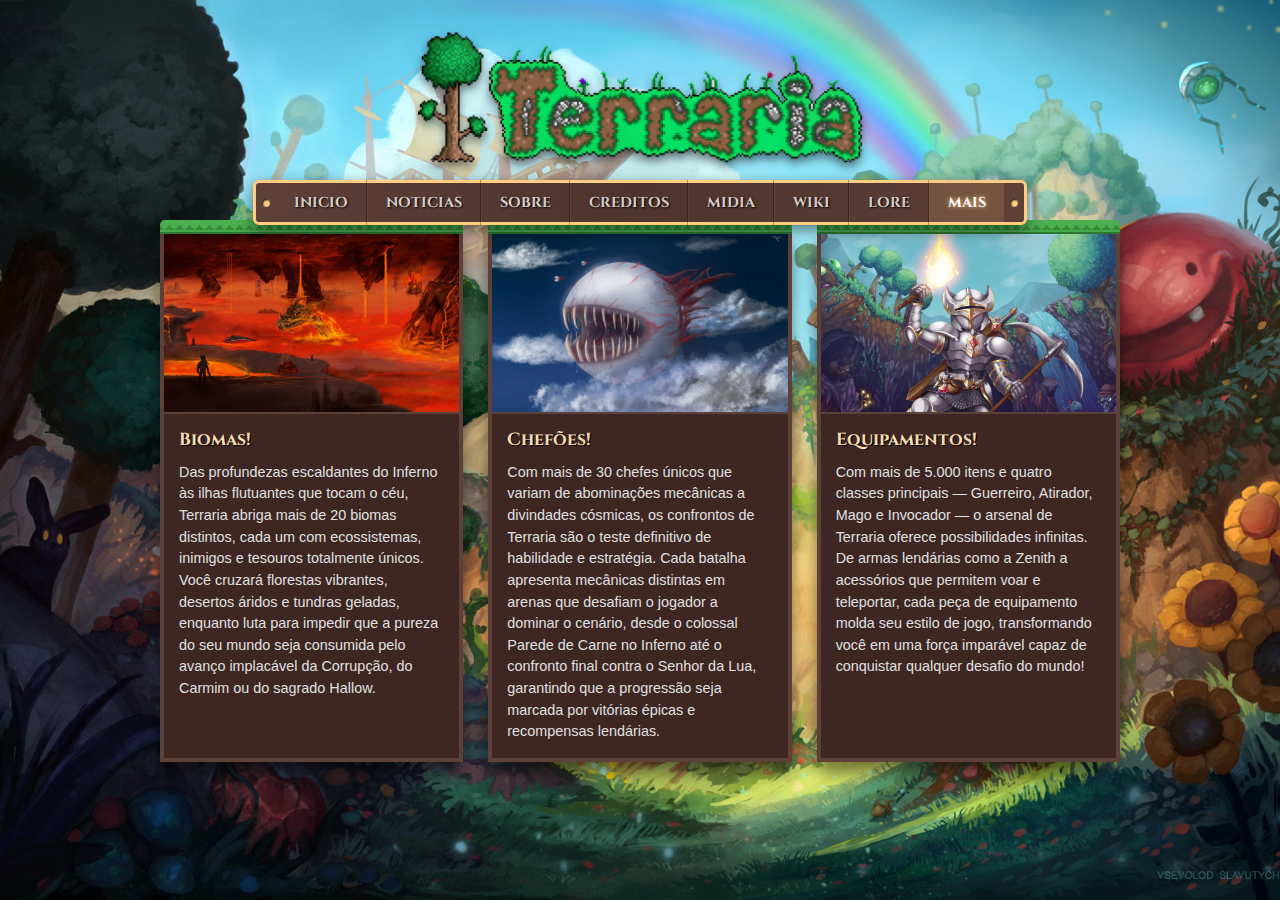
<file: mais.html>
<!DOCTYPE html>
<html lang="pt-br">
<head>
    <meta charset="UTF-8">
    <meta name="viewport" content="width=device-width, initial-scale=1.0">
    <title>Terraria - News</title>
    <link rel="stylesheet" href="style.CSS">
    <link rel="preconnect" href="https://fonts.googleapis.com">
    <link rel="preconnect" href="https://fonts.gstatic.com" crossorigin>
    <link href="https://fonts.googleapis.com/css2?family=Cinzel:wght@400;700&display=swap" rel="stylesheet">
</head>
<body>

    <div class="main-wrapper">
        
        <header class="site-header">
            <a href="index.html" class="logo-link">
                <img src="Terraria.png" alt="Logo do Terraria" class="logo-img">
            </a>
        </header>

        <nav class="main-nav">
            <div class="nav-container">
                <ul class="nav-list">
                    <li><a href="index.html">Inicio</a></li>
                    <li><a href="noticias.html">Noticias</a></li>
                    <li><a href="sobre.html">Sobre</a></li>
                    <li><a href="creditos.html">Creditos</a></li>
                    <li><a href="midia.html">Midia</a></li>
                    <li><a href="wiki.html">Wiki</a></li>
                    <li><a href="lore.html">Lore</a></li>
                    <li><a href="mais.html" class="active">Mais</a></li>
                </ul>
            </div>
        </nav>

        <main class="content-area">
            
            <section class="news-section">
                <div class="news-grid">
                    
                    <article class="news-card">
                        <div class="grass-border"></div>
                        <div class="card-content">
                            <img 
                                src="Biomes.jpg" 
                                alt="Imagem Biomas" 
                                class="news-img"
                            >
                            <div class="news-body">
                                <h3>Biomas!</h3>
                                <p>Das profundezas escaldantes do Inferno às ilhas flutuantes que tocam o céu, Terraria abriga mais de 20 biomas distintos, cada um com ecossistemas, inimigos e tesouros totalmente únicos. Você cruzará florestas vibrantes, desertos áridos e tundras geladas, enquanto luta para impedir que a pureza do seu mundo seja consumida pelo avanço implacável da Corrupção, do Carmim ou do sagrado Hallow.</p>
                            </div>
                        </div>
                    </article>

                    <article class="news-card">
                        <div class="grass-border"></div>
                        <div class="card-content">
                            <img 
                                src="Bosses.jpg" 
                                alt="Imagem Bosses" 
                                class="news-img"
                            >
                            <div class="news-body">
                                <h3>Chefões!</h3>
                                <p>Com mais de 30 chefes únicos que variam de abominações mecânicas a divindades cósmicas, os confrontos de Terraria são o teste definitivo de habilidade e estratégia. Cada batalha apresenta mecânicas distintas em arenas que desafiam o jogador a dominar o cenário, desde o colossal Parede de Carne no Inferno até o confronto final contra o Senhor da Lua, garantindo que a progressão seja marcada por vitórias épicas e recompensas lendárias.</p>
                            </div>
                        </div>
                    </article>

                    <article class="news-card">
                        <div class="grass-border"></div>
                        <div class="card-content">
                            <img 
                                src="Equipamentos.jpg" 
                                alt="Imagem Equipamentos" 
                                class="news-img"
                            >
                            <div class="news-body">
                                <h3>Equipamentos!</h3>
                                <p>Com mais de 5.000 itens e quatro classes principais — Guerreiro, Atirador, Mago e Invocador — o arsenal de Terraria oferece possibilidades infinitas. De armas lendárias como a Zenith a acessórios que permitem voar e teleportar, cada peça de equipamento molda seu estilo de jogo, transformando você em uma força imparável capaz de conquistar qualquer desafio do mundo!</p>
                            </div>
                        </div>
                    </article>

                </div>
            </section>
        </main>

    </div>

</body>

</html>
</file>
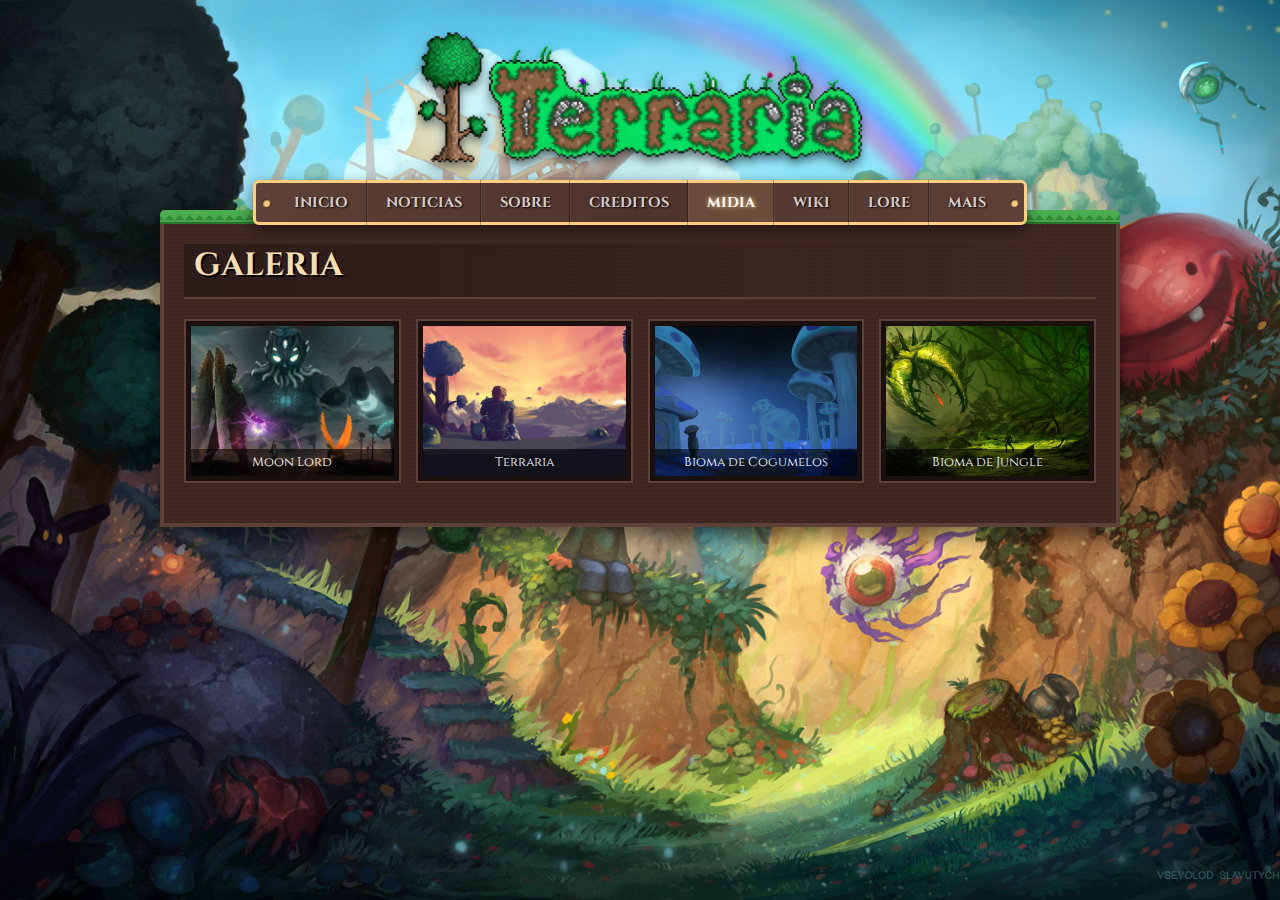
<file: midia.html>
<!DOCTYPE html>
<html lang="pt-br">
<head>
    <meta charset="UTF-8">
    <meta name="viewport" content="width=device-width, initial-scale=1.0">
    <title>Terraria - Media</title>
    <link rel="stylesheet" href="style.CSS">
    <link rel="preconnect" href="https://fonts.googleapis.com">
    <link rel="preconnect" href="https://fonts.gstatic.com" crossorigin>
    <link href="https://fonts.googleapis.com/css2?family=Cinzel:wght@400;700&display=swap" rel="stylesheet">
</head>
<body>

    <div class="main-wrapper">
        
        <header class="site-header">
            <a href="index.html" class="logo-link">
                <img src="Terraria.png" alt="Logo do Terraria" class="logo-img">
            </a>
        </header>

<nav class="main-nav">
            <div class="nav-container">
                <ul class="nav-list">
                    <li><a href="index.html">Inicio</a></li>
                    <li><a href="noticias.html">Noticias</a></li>
                    <li><a href="sobre.html">Sobre</a></li>
                    <li><a href="creditos.html">Creditos</a></li>
                    <li><a href="midia.html" class="active">Midia</a></li>
                    <li><a href="wiki.html">Wiki</a></li>
                    <li><a href="lore.html">Lore</a></li>
                    <li><a href="mais.html">Mais</a></li>
                </ul>
            </div>
        </nav>

        <main class="content-area">
            <div class="grass-border"></div>
            
            <section class="galleries-section">
                <div class="section-header">
                    <h2>GALERIA</h2>
                </div>

                <div class="gallery-grid">
                    <div class="gallery-item">
                        <div class="img-container moonlord-bg">
                            <img src="boss.jpg" alt="Moon Lord" class="gallery-img">
                            <span>Moon Lord</span>
                        </div>
                    </div>

                    <div class="gallery-item">
                        <div class="img-container terraria-bg">
                            <img src="TerrariaIS.png" alt="Terraria" class="gallery-img">
                            <span>Terraria</span>
                        </div>
                    </div>

                    <div class="gallery-item">
                        <div class="img-container cogumelos-bg">
                            <img src="cogumelos.jpg" alt="Cogumelos" class="gallery-img">
                            <span>Bioma de Cogumelos</span>
                        </div>
                    </div>

                    <div class="gallery-item">
                        <div class="img-container jungle-bg">
                            <img src="Jungle.jpg" alt="Jungle" class="gallery-img">
                            <span>Bioma de Jungle</span>
                        </div>
                    </div>
                </div>
            </section>
        </main>

    </div>

</body>

</html>
</file>
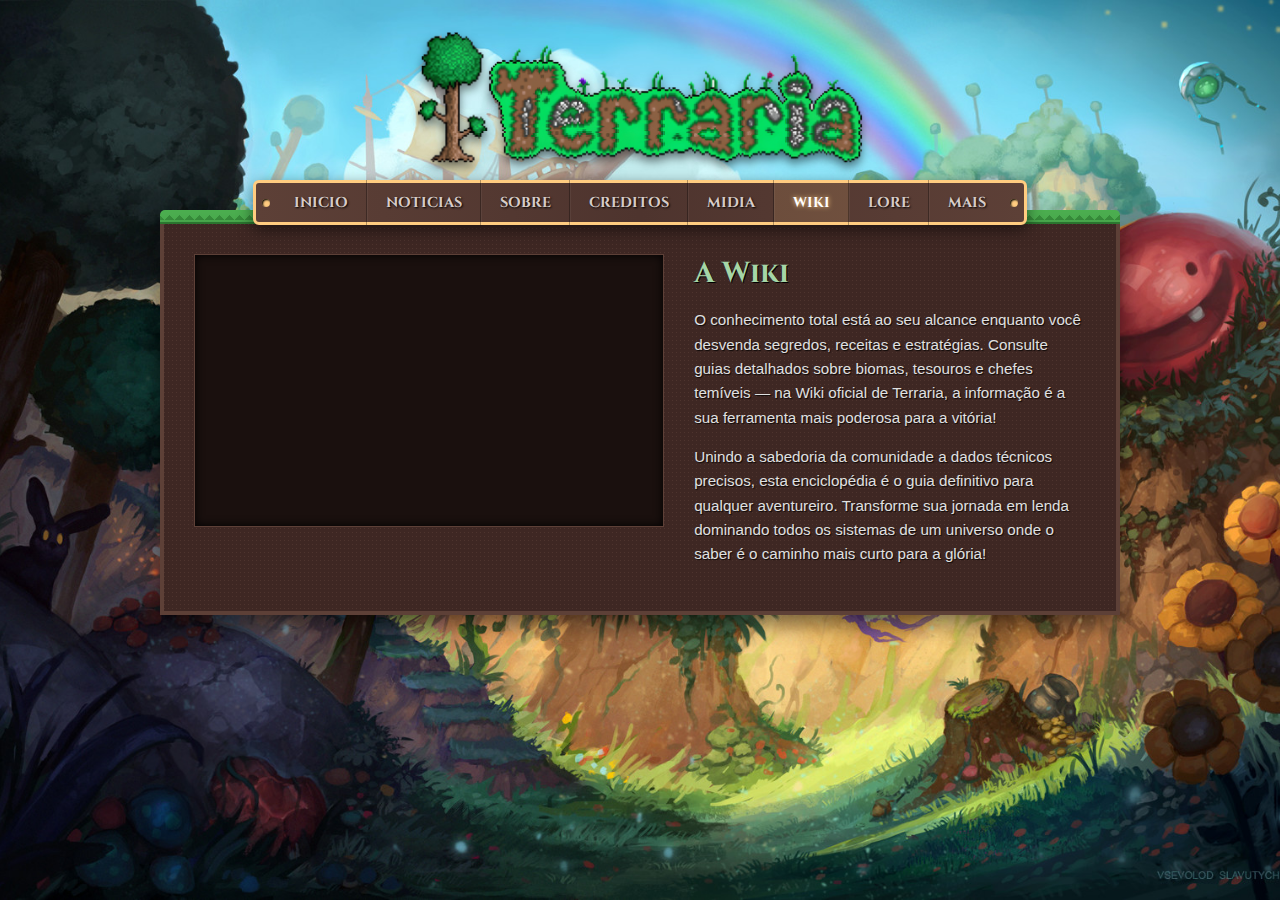
<file: wiki.html>
<!DOCTYPE html>
<html lang="pt-br">
<head>
    <meta charset="UTF-8">
    <meta name="viewport" content="width=device-width, initial-scale=1.0">
    <title>Terraria - About</title>
    <link rel="stylesheet" href="style.CSS">
    <link rel="preconnect" href="https://fonts.googleapis.com">
    <link rel="preconnect" href="https://fonts.gstatic.com" crossorigin>
    <link href="https://fonts.googleapis.com/css2?family=Cinzel:wght@400;700&display=swap" rel="stylesheet">
</head>
<body>

    <div class="main-wrapper">
        
        <header class="site-header">
            <a href="index.html" class="logo-link">
                <img src="Terraria.png" alt="Logo do Terraria" class="logo-img">
            </a>
        </header>

        <nav class="main-nav">
            <div class="nav-container">
                <ul class="nav-list">
                    <li><a href="index.html">Inicio</a></li>
                    <li><a href="noticias.html">Noticias</a></li>
                    <li><a href="sobre.html">Sobre</a></li>
                    <li><a href="creditos.html">Creditos</a></li>
                    <li><a href="midia.html">Midia</a></li>
                    <li><a href="wiki.html" class="active">Wiki</a></li>
                    <li><a href="lore.html">Lore</a></li>
                    <li><a href="mais.html">Mais</a></li>
                </ul>
            </div>
        </nav>

        <main class="content-area">
            <div class="grass-border"></div>
            
            <section class="home-section">
                <div class="home-grid">
                    
                    <div class="video-column">
                        <div class="video-frame">
                            <iframe 
                                src="https://terraria.fandom.com/wiki/Terraria_Wiki" 
                                title="Terraria Trailer" 
                                allow="accelerometer; autoplay; clipboard-write; encrypted-media; gyroscope; picture-in-picture; web-share" 
                                allowfullscreen>
                            </iframe>
                        </div>
                    </div>

                    <div class="text-column">
                        <h2>A Wiki</h2>
                        
                        <p>O conhecimento total está ao seu alcance enquanto você desvenda segredos, receitas e estratégias. Consulte guias detalhados sobre biomas, tesouros e chefes temíveis — na Wiki oficial de Terraria, a informação é a sua ferramenta mais poderosa para a vitória!</p>
                        
                        <p>Unindo a sabedoria da comunidade a dados técnicos precisos, esta enciclopédia é o guia definitivo para qualquer aventureiro. Transforme sua jornada em lenda dominando todos os sistemas de um universo onde o saber é o caminho mais curto para a glória!</p>
                    </div>

                </div>
            </section>
        </main>

    </div>


</body>
</file>
<file: style.CSS>
/* Reset Básico */
* {
    margin: 0;
    padding: 0;
    box-sizing: border-box;
}

body {
    font-family: 'Cinzel', serif; /* Fonte estilo medieval */
    
    /* Cor de fundo de segurança caso a imagem demore a carregar ou falhe */
    background-color: #2c3e50; 

    /* --- SUBSTITUIÇÃO: Imagem de Fundo --- */
    /* Certifique-se de que '1.jpg' está na mesma pasta que o arquivo .css e .html */
    background-image: url('1.jpg');

    /* Faz a imagem cobrir toda a área visível da tela, esticando proporcionalmente */
    background-size: cover;

    /* Centraliza a imagem tanto horizontal quanto verticalmente */
    background-position: center center;

    /* Impede que a imagem se repita se a tela for muito grande */
    background-repeat: no-repeat;

    /* Efeito Parallax: O fundo fica fixo enquanto você rola a página para baixo */
    background-attachment: fixed;
    /* ------------------------------------ */

    color: #fff;
    min-height: 100vh;
    /* Garante que o corpo ocupe pelo menos a altura total da tela */
}

.home-section {
    background: #3e2723; /* Marrom escuro fundo */
    background-image: url('[data-uri]'); /* Textura de ruído */
    border: 4px solid #5d4037;
    border-top: none;
    padding: 30px;
    box-shadow: 0 10px 20px rgba(0,0,0,0.5);
    color: #f5deb3; /* Cor creme/trigo para o texto */
}

.home-grid {
    display: grid;
    grid-template-columns: 1.2fr 1fr; /* Vídeo ocupa um pouco mais de espaço */
    gap: 30px;
    align-items: flex-start;
}

/* --- Estilos Específicos do Inicio --- *//* --- Estilos Específicos do Inicio --- *//* --- Estilos Específicos do Inicio --- *//* --- Estilos Específicos do Inicio --- */

.home-section {
    background: #3e2723; /* Marrom escuro fundo */
    background-image: url('[data-uri]'); /* Textura de ruído */
    border: 4px solid #5d4037;
    border-top: none;
    padding: 30px;
    box-shadow: 0 10px 20px rgba(0,0,0,0.5);
    color: #f5deb3; /* Cor creme/trigo para o texto */
}

.home-grid {
    display: grid;
    grid-template-columns: 1.2fr 1fr; /* Vídeo ocupa um pouco mais de espaço */
    gap: 30px;
    align-items: flex-start;
}

/* --- Coluna de Vídeo --- */
/* Garante que o vídeo ocupe toda a largura da moldura e mantenha a proporção */
.video-frame iframe {
    width: 100%;
    aspect-ratio: 16 / 9; /* Mantém o formato Widescreen */
    border: none;
    display: block; /* Remove espaços em branco inferiores */
}

.video-frame {
    background: #1a100e;
    padding: 8px; 
    border: 1px solid #5d4037;
    box-shadow: inset 0 0 10px #000;
}

/* --- Coluna de Texto --- */
.text-column h2 {
    font-size: 1.8rem;
    color: #a5d6a7; /* Verde pálido similar à imagem */
    margin-bottom: 15px;
    text-shadow: 1px 1px 0 #000;
    font-weight: 700;
}

.text-column p {
    font-size: 0.95rem;
    line-height: 1.6;
    margin-bottom: 15px;
    color: #e0e0e0;
    text-shadow: 1px 1px 1px rgba(0,0,0,0.8);
    font-family: sans-serif; /* Texto corrido é mais legível em sans-serif */
}

/* Responsividade para Inicio */
@media (max-width: 768px) {
    .home-grid {
        grid-template-columns: 1fr; /* Empilha vídeo e texto */
    }
    
    .text-column {
        text-align: left;
    }
    
    .play-button {
        width: 60px;
        height: 60px;
    }
}

/* --- Estilos Específicos da Página de Creditos --- *//* --- Estilos Específicos da Página de Creditos --- *//* --- Estilos Específicos da Página de Creditos --- */

.credits-section {
    background: #3e2723; /* Fundo Marrom Escuro */
    /* Textura de ruído sutil para consistência */
    background-image: url('[data-uri]');
    border: 4px solid #5d4037;
    border-top: none; /* A grama faz o topo */
    box-shadow: 0 10px 20px rgba(0,0,0,0.5);
    min-height: 400px;
}

/* Título "Creditos" pequeno no topo */
.page-title {
    font-size: 1.5rem;
    color: #f5deb3;
    padding: 15px 20px;
    border-bottom: 2px solid #5d4037;
    margin: 0;
    background: rgba(0,0,0,0.1);
}

/* Item individual (Linha) */
.credit-item {
    padding: 25px 0;
    text-align: center;
    border-bottom: 2px solid #5d4037; 
    background: linear-gradient(to bottom, rgba(255,255,255,0.03) 0%, transparent 100%);
    transition: background 0.3s;
}

.credit-item:last-child {
    border-bottom: none; /* Remove a linha do último item */
}

.credit-item:hover {
    background: rgba(255,255,255,0.05); /* Destaque ao passar o mouse */
}

/* Estilo do Cargo (Verde Água) */
.role {
    color: #80deea; /* Tom ciano/pastel similar à imagem */
    font-size: 1.4rem;
    margin-bottom: 8px;
    text-shadow: 1px 1px 2px #000;
    font-weight: 700;
}

/* Estilo do Nome (Branco/Creme) */
.name {
    color: #fff;
    font-size: 1.1rem;
    text-shadow: 1px 1px 1px #000;
    font-family: sans-serif; /* Texto mais limpo para o nome */
}

/* --- Estilos Específicos da Página News --- *//* --- Estilos Específicos da Página News --- *//* --- Estilos Específicos da Página News --- *//* --- Estilos Específicos da Página News --- */

/* Container do Grid */
.news-grid {
    display: grid;
    /* Cria colunas automáticas com largura mínima de 300px */
    grid-template-columns: repeat(auto-fit, minmax(300px, 1fr));
    gap: 25px; /* Espaço entre os cards */
    padding-top: 10px;
}

/* O Cartão de Notícia */
.news-card {
    /* Não tem background aqui pois o fundo é dentro do card-content */
    position: relative;
    display: flex;
    flex-direction: column;
}

/* Área interna do card (abaixo da grama) */
.card-content {
    background: #3e2723; /* Fundo Marrom */
    border: 4px solid #5d4037;
    border-top: none; /* A grama faz o topo */
    display: flex;
    flex-direction: column;
    height: 100%; /* Garante que todos tenham a mesma altura */
    box-shadow: 0 10px 15px rgba(0,0,0,0.5);
}

/* Imagem (Placeholder) */
.news-img {
    width: 100%;
    height: 180px; /* Define uma altura fixa para manter o alinhamento */
    object-fit: cover; /* Garante que a imagem preencha a área sem esticar/deformar */
    border-bottom: 2px solid #5d4037;
    display: block; /* Remove espaços brancos indesejados abaixo da imagem */
}

/* Corpo do texto */
.news-body {
    padding: 15px;
    flex-grow: 1; /* Empurra o rodapé para baixo */
}

.news-body h3 {
    color: #f5deb3; /* Cor creme para o título */
    font-size: 1.1rem;
    margin-bottom: 10px;
    line-height: 1.3;
    text-shadow: 1px 1px 0 #000;
}

.news-body p {
    color: #e0e0e0;
    font-size: 0.9rem;
    font-family: sans-serif;
    line-height: 1.5;
}

/* Rodapé do Card (Data e Link) */
.news-footer {
    padding: 10px 15px;
    background: rgba(0,0,0,0.2); /* Fundo um pouco mais escuro */
    border-top: 1px solid #5d4037;
    display: flex;
    justify-content: space-between;
    align-items: center;
    font-family: sans-serif;
    font-size: 0.85rem;
}

.date {
    color: #bdbdbd;
}

.read-more {
    color: #fff;
    text-decoration: none;
    font-weight: bold;
    display: flex;
    align-items: center;
    transition: color 0.2s;
}

.read-more:hover {
    color: #80deea; /* Azul ciano no hover */
    text-decoration: underline;
}

/* --- Header & Logo --- */
.site-header {
    text-align: center;
    padding: 30px 0 10px; /* Espaçamento ajustado para a imagem */
}

.logo-link {
    display: inline-block;
    text-decoration: none;
    transition: transform 0.3s ease;
}

.logo-link:hover {
    transform: scale(1.05); /* Leve aumento ao passar o mouse */
}

.logo-img {
    max-width: 100%;    /* Garante que a imagem não vaze em telas pequenas */
    width: 450px;       /* Tamanho base sugerido (ajuste conforme a resolução da sua imagem) */
    height: auto;       /* Mantém a proporção */
    display: block;
    
    /* Filtro de sombra para dar destaque sobre o fundo (drop-shadow respeita transparência do PNG) */
    filter: drop-shadow(0 5px 5px rgba(0,0,0,0.5));
}

/* Ajuste Mobile para a Logo */
@media (max-width: 600px) {
    .logo-img {
        width: 280px; /* Logo menor em celulares */
    }
}

.logo {
    font-size: 4rem;
    color: #4CAF50; /* Verde Terraria */
    text-shadow: 
        3px 3px 0px #3e2723, 
        -1px -1px 0 #81c784;
    letter-spacing: 2px;
    font-weight: 700;
    /* Efeito de pixel art/pedra no texto */
    background: linear-gradient(to bottom, #81c784 50%, #2e7d32 50%);
    -webkit-background-clip: text;
    background-clip: text;
    -webkit-text-fill-color: transparent;
    position: relative;
    display: inline-block;
}
/* Contorno do texto para legibilidade sobre fundo */
.logo::after {
    content: 'Terraria';
    position: absolute;
    left: 0;
    top: 0;
    z-index: -1;
    text-shadow: 4px 4px 0px #000;
    -webkit-text-fill-color: #3e2723;
}

/* --- Navegação --- */
.main-nav {
    display: flex;
    justify-content: center;
    position: relative;
    z-index: 100;
    margin-bottom: -15px; /* Sobreposição um pouco maior na caixa de conteúdo */
}

.nav-container {
    display: inline-flex; /* Ajusta a largura ao conteúdo dos links */
    align-items: center;
    background: #5d4037;
    /* Textura de madeira */
    background-image: linear-gradient(90deg, #5d4037 0%, #4e342e 50%, #5d4037 100%);
    border: 3px solid #ffcc80; /* Borda Dourada */
    border-radius: 6px;
    padding: 0 10px; /* Padding lateral reduzido */
    box-shadow: 0 5px 15px rgba(0,0,0,0.5);
    height: 45px; /* Altura levemente reduzida para ficar mais elegante */
    position: relative;
}

/* Elementos decorativos estilo 'parafusos' nas pontas da nav */
.nav-container::before, .nav-container::after {
    content: '';
    position: absolute;
    width: 8px;
    height: 8px;
    background: #ffcc80;
    border-radius: 50%;
    top: 50%;
    transform: translateY(-50%);
    box-shadow: inset 1px 1px 2px #000;
}
.nav-container::before { left: 6px; }
.nav-container::after { right: 6px; }

.nav-list {
    list-style: none;
    display: flex;
    gap: 0;
    padding: 0 10px; /* Espaço para não colar nos 'parafusos' */
}

.nav-list li a {
    text-decoration: none;
    color: #d7ccc8;
    padding: 0 18px; /* Mais espaço lateral entre os links */
    font-size: 0.9rem;
    font-weight: bold;
    text-transform: uppercase;
    text-shadow: 1px 1px 2px #000;
    transition: color 0.2s, background 0.2s;
    line-height: 45px; /* Igual à altura do container para centralizar */
    display: block;
    border-right: 1px solid rgba(0,0,0,0.3); /* Divisória escura */
    border-left: 1px solid rgba(255,255,255,0.05); /* Luz sutil na esquerda */
}

.nav-list li:first-child a { border-left: none; }
.nav-list li:last-child a { border-right: none; }

.nav-list li a:hover, 
.nav-list li a.active {
    color: #fff;
    background: rgba(255, 204, 128, 0.15);
    text-shadow: 0 0 5px #ffcc80;
}

@media (max-width: 768px) {
    .nav-container {
        height: auto;
        width: 95%; /* Ocupa quase toda a tela no celular */
        padding: 5px;
        flex-direction: column;
    }
    
    .nav-list {
        flex-wrap: wrap;
        justify-content: center;
        width: 100%;
    }

    .nav-list li a {
        border: none; /* Remove divisórias no mobile para não ficar estranho */
        padding: 5px 10px;
        line-height: normal;
        margin: 2px;
        border-radius: 4px;
    }
}

/* --- Conteúdo Principal (Galeria) --- *//* --- Conteúdo Principal (Galeria) --- *//* --- Conteúdo Principal (Galeria) --- *//* --- Conteúdo Principal (Galeria) --- */
.content-area {
    max-width: 960px;
    margin: 0 auto;
    position: relative;
    z-index: 10;
}

/* Efeito de Grama no topo da caixa */
.grass-border {
    height: 15px;
    background-color: #4CAF50;
    background-image: 
        linear-gradient(45deg, #388E3C 25%, transparent 25%), 
        linear-gradient(-45deg, #388E3C 25%, transparent 25%);
    background-size: 10px 10px;
    border-radius: 5px 5px 0 0;
    margin-bottom: -1px; /* Juntar com a caixa */
    border-bottom: 3px solid #2e7d32;
}

.galleries-section {
    background: #3e2723; /* Marrom escuro fundo */
    border: 4px solid #5d4037; /* Borda mais clara */
    border-top: none;
    padding: 20px;
    box-shadow: 0 10px 20px rgba(0,0,0,0.5);
    background-image: url('[data-uri]'); /* Padrão de ruído sutil */
}

.section-header {
    display: flex;
    align-items: center;
    border-bottom: 2px solid #5d4037;
    padding-bottom: 10px;
    margin-bottom: 20px;
    background: linear-gradient(to right, rgba(0,0,0,0.3), transparent);
}

.section-header h2 {
    font-size: 2rem;
    color: #f5deb3; /* Trigo / Creme */
    text-shadow: 2px 2px 0 #000;
    margin-left: 10px;
}

.icon-gallery {
    font-size: 2rem;
}

/* Grid de Imagens */
.gallery-grid {
    display: grid;
    grid-template-columns: repeat(auto-fit, minmax(200px, 1fr));
    gap: 15px;
    margin-bottom: 20px;
}

.moonlord-bg { background-color: #8B0000; }
.terraria-bg { background-color: #2F4F4F; }
.cogumelos-bg { background-color: #3b2518; }
.jungle-bg { background-color: #126b41; }

.gallery-item {
    background: #1a100e;
    padding: 5px;
    border: 2px solid #5d4037; /* Borda um pouco mais grossa para estilo medieval */
    transition: all 0.3s ease;
}

.gallery-item:hover {
    transform: scale(1.03);
    border-color: #ffcc80;
}

.img-placeholder {
    width: 100%;
    height: 120px;
    display: flex;
    align-items: flex-end;
    justify-content: center;
    padding-bottom: 10px;
    color: rgba(255,255,255,0.7);
    font-size: 0.8rem;
    box-shadow: inset 0 0 20px rgba(0,0,0,0.8);
}

.img-container {
    width: 100%;
    height: 150px; /* Aumentei um pouco a altura para melhor visibilidade */
    display: flex;
    flex-direction: column;
    align-items: center;
    justify-content: flex-end;
    position: relative;
    overflow: hidden;
    box-shadow: inset 0 0 20px rgba(0,0,0,0.8);
}

/* Garante que a imagem preencha o espaço sem distorcer */
.gallery-img {
    position: absolute;
    top: 0;
    left: 0;
    width: 100%;
    height: 100%;
    object-fit: cover;
    z-index: 1;
}

/* Estilo do texto sobre a imagem */
.img-container span {
    position: relative;
    z-index: 2;
    background: rgba(0, 0, 0, 0.6);
    width: 100%;
    text-align: center;
    padding: 5px 0;
    color: #fff;
    font-size: 0.8rem;
}

/* --- Footer da Seção --- */
.section-footer {
    text-align: right;
    border-top: 1px solid rgba(255,255,255,0.1);
    padding-top: 10px;
}

.show-more {
    color: #a5d6a7; /* Verde claro */
    text-decoration: none;
    font-size: 0.9rem;
}

.show-more:hover {
    color: #fff;
    text-decoration: underline;
}

/* Responsividade básica */
@media (max-width: 768px) {
    .nav-container {
        flex-wrap: wrap;
        height: auto;
        padding: 10px;
        justify-content: center;
    }
    
    .buy-button-container {
        order: -1; /* Botão vai para o topo no mobile */
        top: 0;
        margin-bottom: 10px;
        transform: none;
    }
    
    .nav-list {
        flex-wrap: wrap;
        justify-content: center;
    }
    
    .buy-btn {
        transform: none;
        border-radius: 50%;
        width: 60px;
        height: 60px;
        font-size: 0.8rem;
    }
}
</file>
